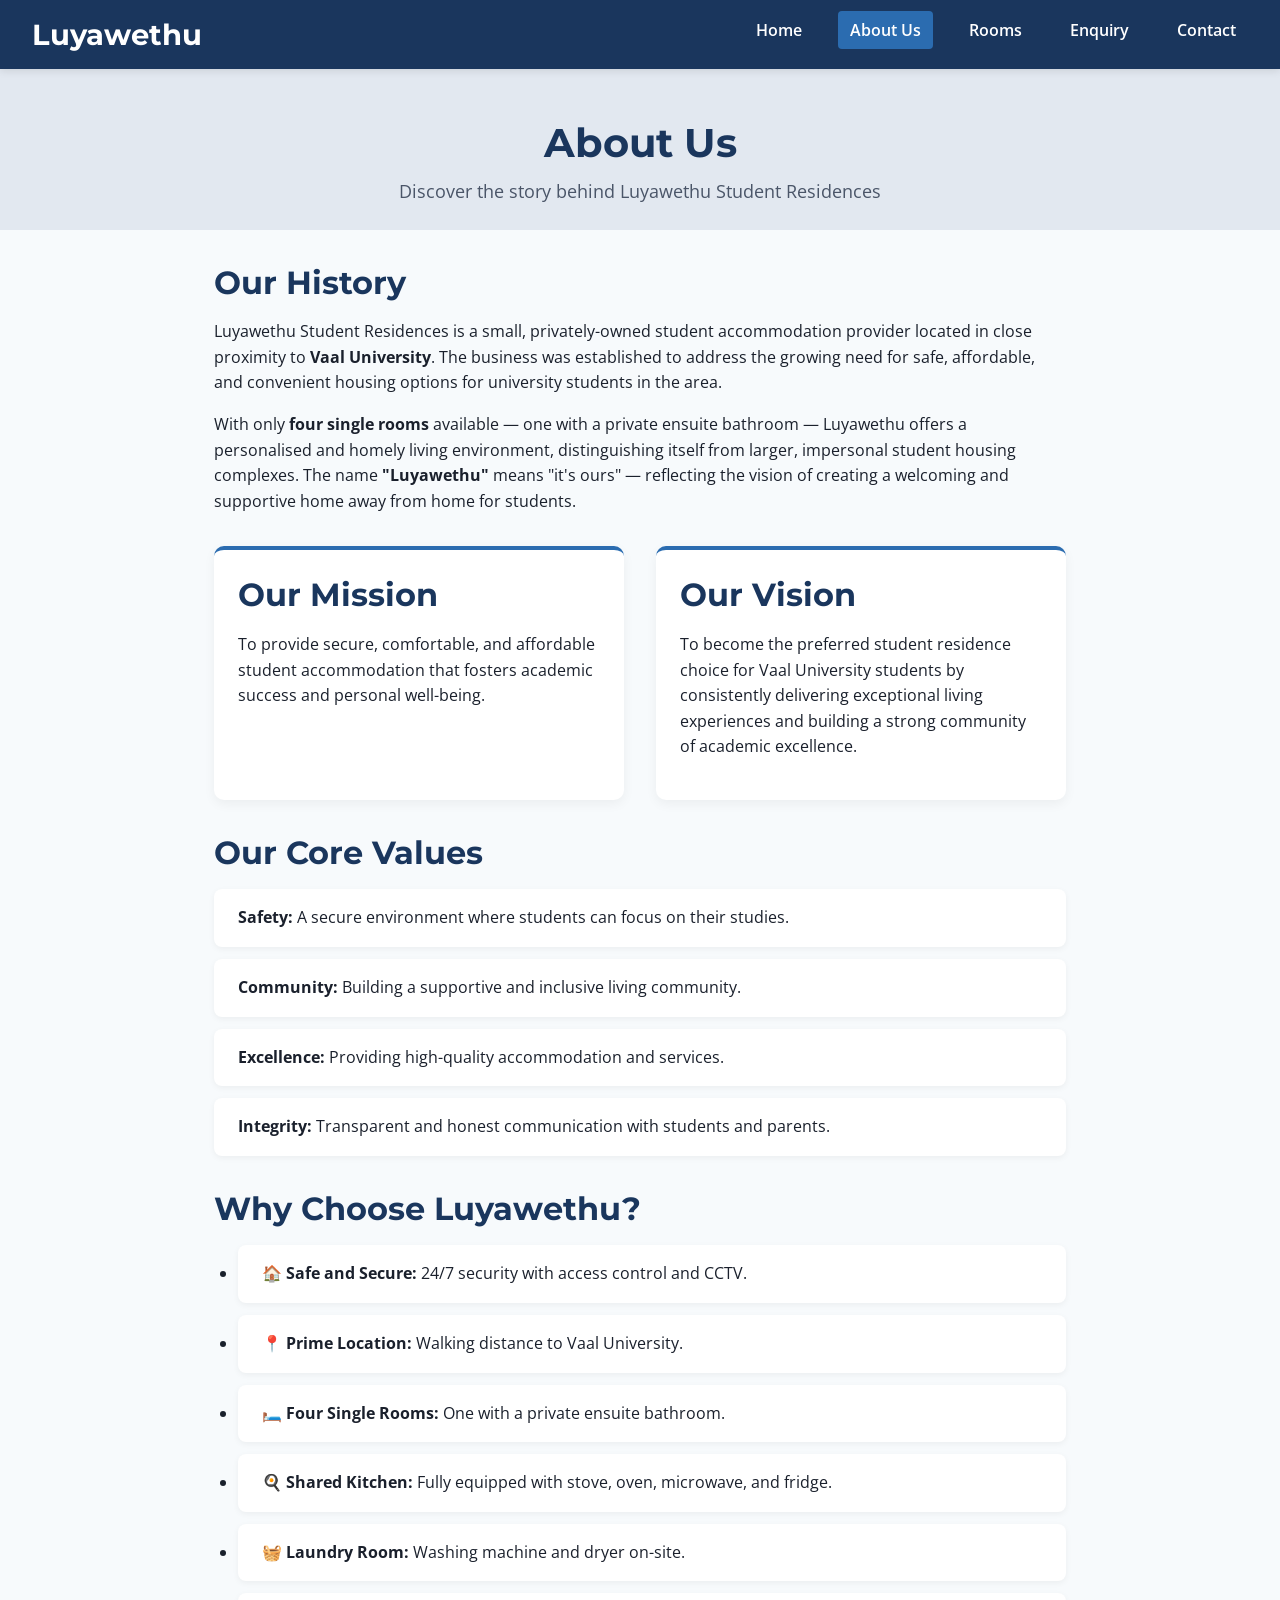
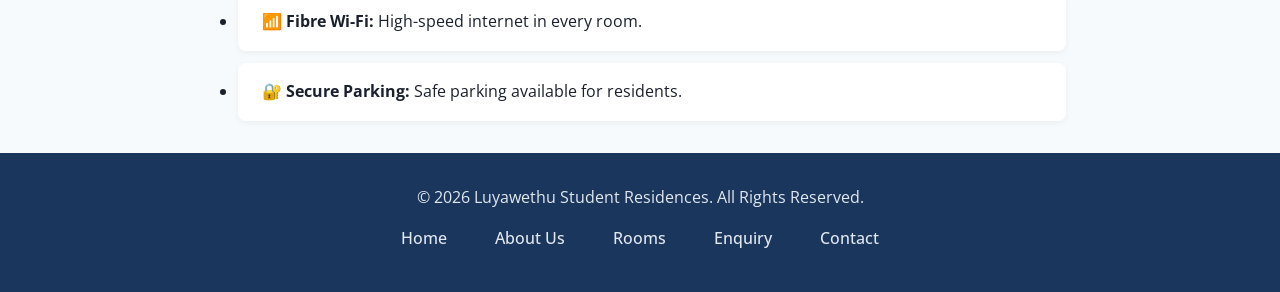
<file: about.html>
<!DOCTYPE html>
<html lang="en">
<head>
    <!-- 
    ======================================================
    FILE: about.html
    AUTHOR: Ongeziwe Dlamini
    STUDENT NUMBER: ST10523153
    DESCRIPTION: About Us page for Luyawethu Student Residences
    ======================================================
    -->
    <meta charset="UTF-8">
    <meta name="viewport" content="width=device-width, initial-scale=1.0">
    <meta name="description" content="Learn about Luyawethu Student Residences - our history, mission, and vision. Affordable single-room accommodation near Vaal University.">
    <title>About Us | Luyawethu Student Residences</title>
    <meta name="description" content="Learn about Luyawethu Student Residences. Our mission is to provide safe, affordable, and comfortable housing for Vaal University students.">
    <meta name="keywords" content="about Luyawethu, student housing mission, Vaal University accommodation">

    <!-- Google Fonts -->
    <link rel="preconnect" href="https://fonts.googleapis.com">
    <link rel="preconnect" href="https://fonts.gstatic.com" crossorigin>
    <link href="https://fonts.googleapis.com/css2?family=Montserrat:wght@400;600;700&family=Open+Sans:wght@400;600&display=swap" rel="stylesheet">

    <!-- Link to external stylesheet -->
    <link rel="stylesheet" href="css/style.css">
</head>
<body>

    <!-- ============================================
    HEADER: Contains logo and navigation menu
    ============================================ -->
    <header>
        <div class="logo">
            <a href="index.html">
                <h1>Luyawethu</h1>
            </a>
        </div>

        <!-- Navigation Menu -->
        <nav>
            <ul>
                <li><a href="index.html">Home</a></li>
                <li><a href="about.html" class="active">About Us</a></li>
                <li><a href="rooms.html">Rooms</a></li>
                <li><a href="enquiry.html">Enquiry</a></li>
                <li><a href="contact.html">Contact</a></li>
            </ul>
        </nav>
    </header>

    <!-- ============================================
    MAIN: Main content area
    ============================================ -->
    <main>

        <!-- Page Header -->
        <section class="page-header">
            <h1>About Us</h1>
            <p>Discover the story behind Luyawethu Student Residences</p>
        </section>

        <!-- History Section -->
        <section class="history">
            <h2>Our History</h2>
            <p>
                Luyawethu Student Residences is a small, privately-owned student accommodation 
                provider located in close proximity to <strong>Vaal University</strong>. The 
                business was established to address the growing need for safe, affordable, and 
                convenient housing options for university students in the area.
            </p>
            <p>
                With only <strong>four single rooms</strong> available — one with a private 
                ensuite bathroom — Luyawethu offers a personalised and homely living environment, 
                distinguishing itself from larger, impersonal student housing complexes. The name 
                <strong>"Luyawethu"</strong> means "it's ours" — reflecting the vision of creating 
                a welcoming and supportive home away from home for students.
            </p>
        </section>

        <!-- Mission and Vision Section -->
        <section class="mission-vision">
            <div class="mission">
                <h2>Our Mission</h2>
                <p>
                    To provide secure, comfortable, and affordable student accommodation that fosters 
                    academic success and personal well-being.
                </p>
            </div>
            <div class="vision">
                <h2>Our Vision</h2>
                <p>
                    To become the preferred student residence choice for Vaal University students by 
                    consistently delivering exceptional living experiences and building a strong community 
                    of academic excellence.
                </p>
            </div>
        </section>

        <!-- Values Section -->
        <section class="values">
            <h2>Our Core Values</h2>
            <ul>
                <li><strong>Safety:</strong> A secure environment where students can focus on their studies.</li>
                <li><strong>Community:</strong> Building a supportive and inclusive living community.</li>
                <li><strong>Excellence:</strong> Providing high-quality accommodation and services.</li>
                <li><strong>Integrity:</strong> Transparent and honest communication with students and parents.</li>
            </ul>
        </section>

        <!-- Why Us Section -->
        <section class="why-us">
            <h2>Why Choose Luyawethu?</h2>
            <ul>
                <li>🏠 <strong>Safe and Secure:</strong> 24/7 security with access control and CCTV.</li>
                <li>📍 <strong>Prime Location:</strong> Walking distance to Vaal University.</li>
                <li>🛏️ <strong>Four Single Rooms:</strong> One with a private ensuite bathroom.</li>
                <li>🍳 <strong>Shared Kitchen:</strong> Fully equipped with stove, oven, microwave, and fridge.</li>
                <li>🧺 <strong>Laundry Room:</strong> Washing machine and dryer on-site.</li>
                <li>📶 <strong>Fibre Wi-Fi:</strong> High-speed internet in every room.</li>
                <li>🔐 <strong>Secure Parking:</strong> Safe parking available for residents.</li>
            </ul>
        </section>

    </main>

    <!-- ============================================
    FOOTER: Copyright and footer links
    ============================================ -->
    <footer>
        <p>&copy; 2026 Luyawethu Student Residences. All Rights Reserved.</p>
        <nav>
            <ul>
                <li><a href="index.html">Home</a></li>
                <li><a href="about.html">About Us</a></li>
                <li><a href="rooms.html">Rooms</a></li>
                <li><a href="enquiry.html">Enquiry</a></li>
                <li><a href="contact.html">Contact</a></li>
            </ul>
        </nav>
    </footer>

    <!-- Link to external JavaScript file -->
    <script src="js/script.js"></script>

</body>
</html>
</file>
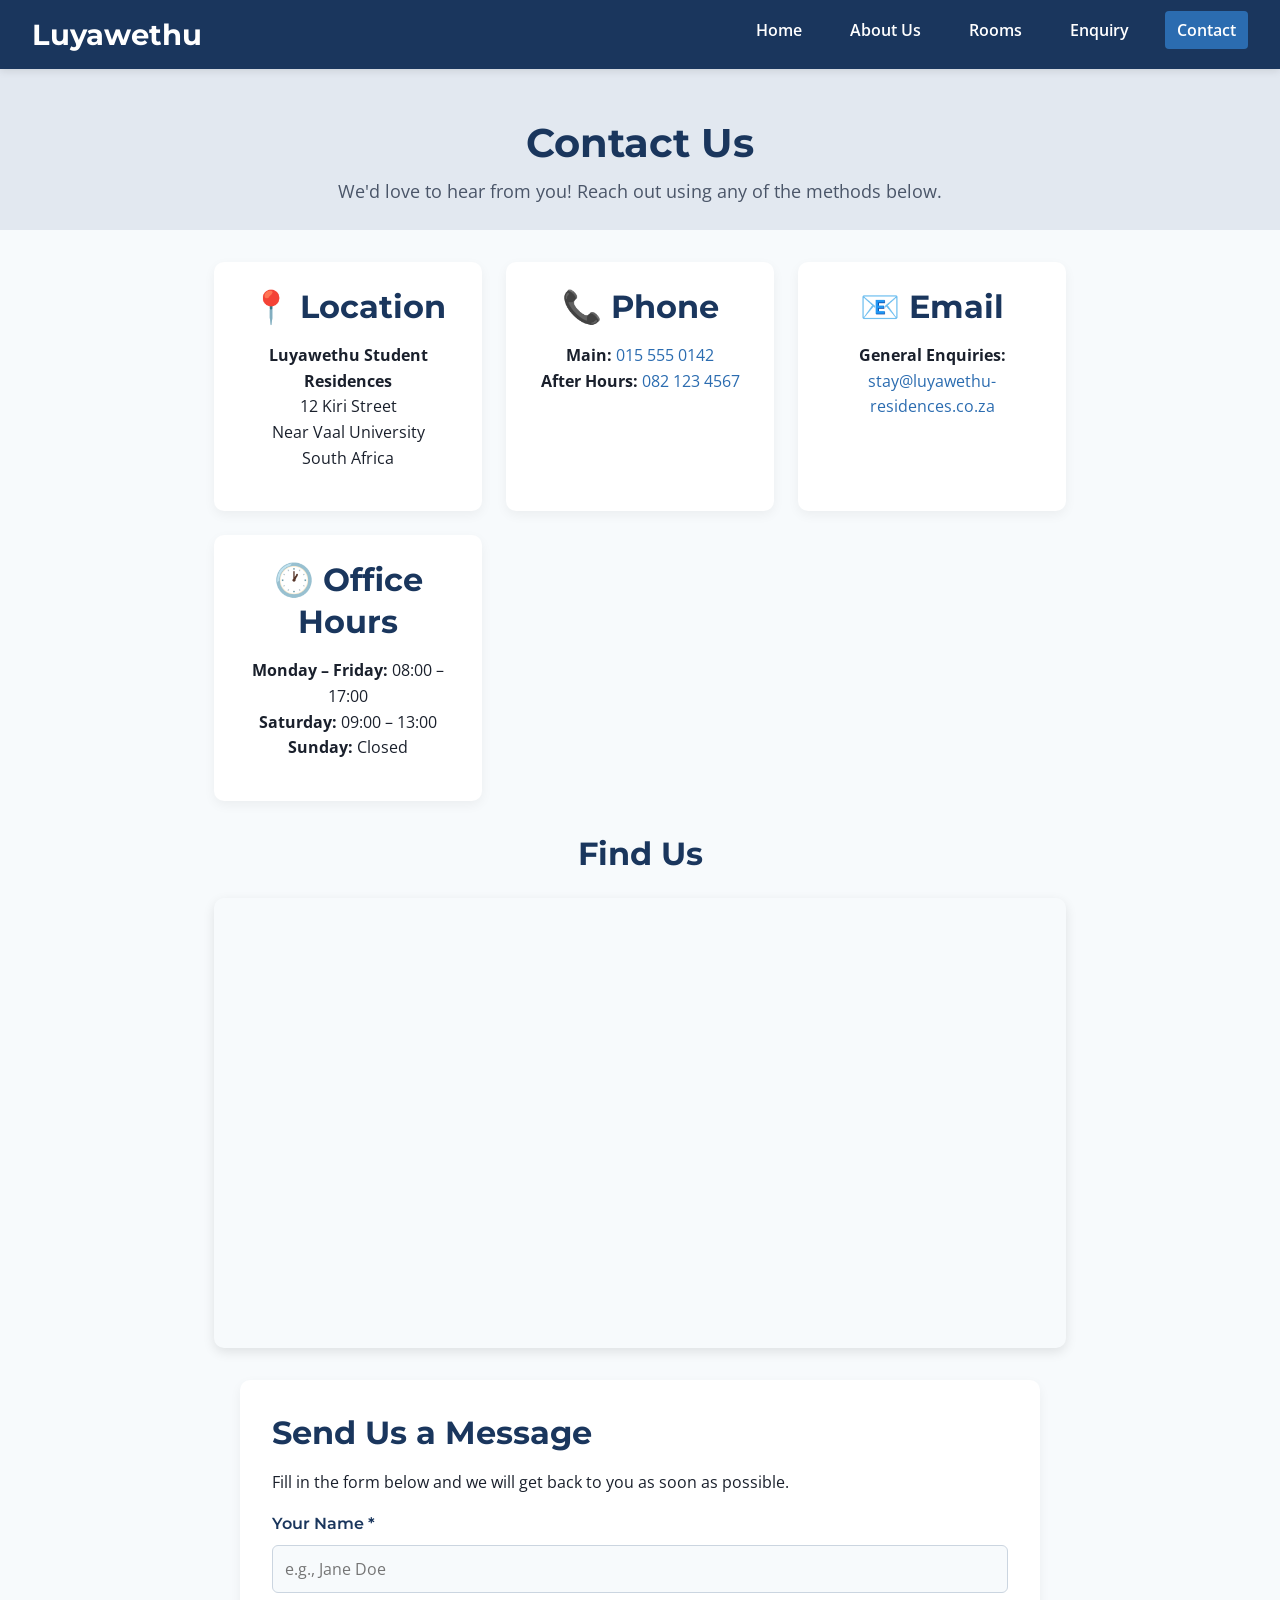
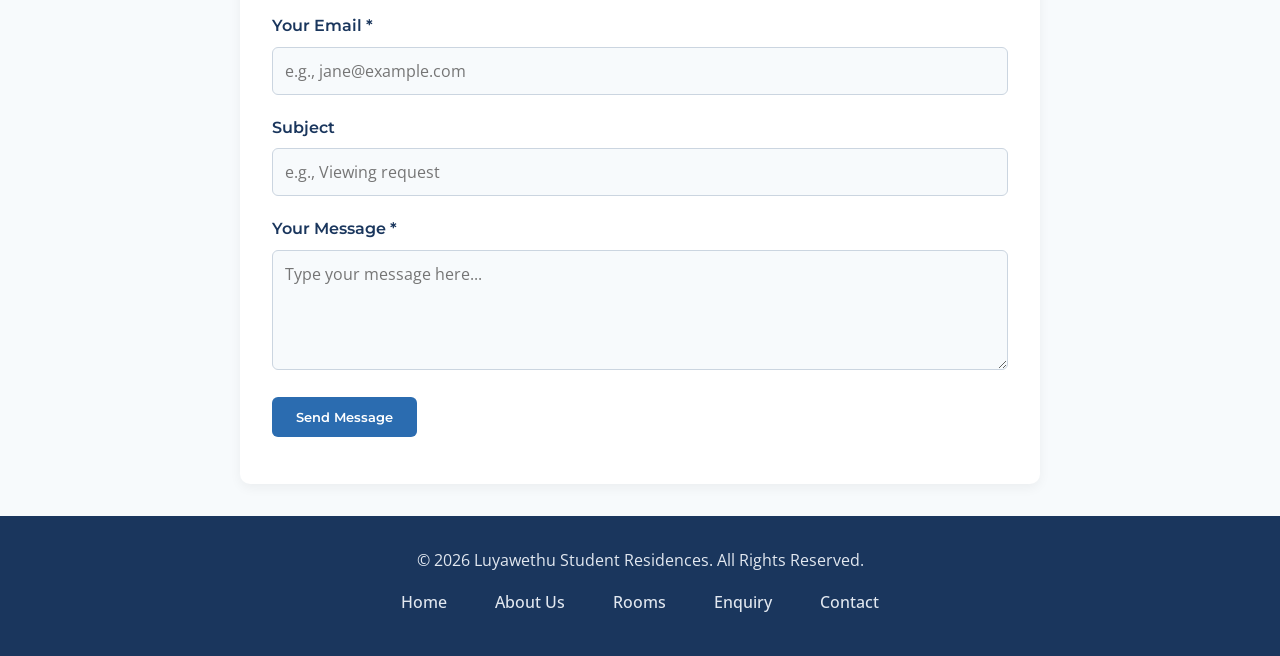
<file: contact.html>
<!DOCTYPE html>
<html lang="en">
<head>
    <!-- 
    ======================================================
    FILE: contact.html
    AUTHOR: Ongeziwe Dlamini
    STUDENT NUMBER: ST10523153
    DESCRIPTION: Contact page for Luyawethu Student Residences
    ======================================================
    -->
    <meta charset="UTF-8">
    <meta name="viewport" content="width=device-width, initial-scale=1.0">
    <meta name="description" content="Contact Luyawethu Student Residences for accommodation enquiries and viewings near Vaal University.">
    <title>Contact Us | Luyawethu Student Residences</title>
    <meta name="description" content="Get in touch with Luyawethu Student Residences. Find our address, phone number, email, and Google Map location near Vaal University.">
    <meta name="keywords" content="contact Luyawethu, student housing address, Vaal University accommodation contact">

    <!-- Google Fonts -->
    <link rel="preconnect" href="https://fonts.googleapis.com">
    <link rel="preconnect" href="https://fonts.gstatic.com" crossorigin>
    <link href="https://fonts.googleapis.com/css2?family=Montserrat:wght@400;600;700&family=Open+Sans:wght@400;600&display=swap" rel="stylesheet">

    <!-- Link to external stylesheet -->
    <link rel="stylesheet" href="css/style.css">
</head>
<body>

    <!-- ============================================
    HEADER: Contains logo and navigation menu
    ============================================ -->
    <header>
        <div class="logo">
            <a href="index.html">
                <h1>Luyawethu</h1>
            </a>
        </div>

        <!-- Navigation Menu -->
        <nav>
            <ul>
                <li><a href="index.html">Home</a></li>
                <li><a href="about.html">About Us</a></li>
                <li><a href="rooms.html">Rooms</a></li>
                <li><a href="enquiry.html">Enquiry</a></li>
                <li><a href="contact.html" class="active">Contact</a></li>
            </ul>
        </nav>
    </header>

    <!-- ============================================
    MAIN: Main content area
    ============================================ -->
    <main>

        <!-- Page Header -->
        <section class="page-header">
            <h1>Contact Us</h1>
            <p>We'd love to hear from you! Reach out using any of the methods below.</p>
        </section>

        <!-- Contact Details Section -->
        <section class="contact-details">

            <div class="contact-item">
                <h2>📍 Location</h2>
                <p>
                    <strong>Luyawethu Student Residences</strong><br>
                    12 Kiri Street<br>
                    Near Vaal University<br>
                    South Africa
                </p>
            </div>

            <div class="contact-item">
                <h2>📞 Phone</h2>
                <p>
                    <strong>Main:</strong> <a href="tel:+27155550142">015 555 0142</a><br>
                    <strong>After Hours:</strong> <a href="tel:+27821234567">082 123 4567</a>
                </p>
            </div>

            <div class="contact-item">
                <h2>📧 Email</h2>
                <p>
                    <strong>General Enquiries:</strong><br>
                    <a href="mailto:stay@luyawethu-residences.co.za">stay@luyawethu-residences.co.za</a>
                </p>
            </div>

            <div class="contact-item">
                <h2>🕐 Office Hours</h2>
                <p>
                    <strong>Monday – Friday:</strong> 08:00 – 17:00<br>
                    <strong>Saturday:</strong> 09:00 – 13:00<br>
                    <strong>Sunday:</strong> Closed
                </p>
            </div>

        </section>

        <!-- Google Maps Section -->
        <section class="map-section">
            <h2>Find Us</h2>
            <div class="map-container">
                <iframe 
                    src="https://www.google.com/maps/embed?pb=!1m18!1m12!1m3!1d3581.2464487282677!2d28.0183127!3d-26.1760076!2m3!1f0!2f0!3f0!3m2!1i1024!2i768!4f13.1!3m3!1m2!1s0x1e950b2c5e04b87b%3A0x8fdb34c0cfb5f5e1!2sVaal%20University%20of%20Technology!5e0!3m2!1sen!2sza!4v1700000000000" 
                    width="100%" 
                    height="450" 
                    style="border:0;" 
                    allowfullscreen="" 
                    loading="lazy" 
                    referrerpolicy="no-referrer-when-downgrade"
                    title="Map showing Luyawethu Student Residences near Vaal University">
                </iframe>
            </div>
        </section>

                <!-- Quick Message Section -->
        <section class="quick-contact-form">
            <h2>Send Us a Message</h2>
            <p>Fill in the form below and we will get back to you as soon as possible.</p>
            
            <form action="#" method="POST" id="contactForm">
                <div class="form-group">
                    <label for="contactName">Your Name *</label>
                    <input type="text" id="contactName" name="name" placeholder="e.g., Jane Doe" required>
                </div>

                <div class="form-group">
                    <label for="contactEmail">Your Email *</label>
                    <input type="email" id="contactEmail" name="email" placeholder="e.g., jane@example.com" required>
                </div>

                <div class="form-group">
                    <label for="contactSubject">Subject</label>
                    <input type="text" id="contactSubject" name="subject" placeholder="e.g., Viewing request">
                </div>

                <div class="form-group">
                    <label for="contactMessage">Your Message *</label>
                    <textarea id="contactMessage" name="message" rows="4" placeholder="Type your message here..." required></textarea>
                </div>

                <button type="submit" class="btn btn-primary">Send Message</button>
                
                <!-- Message container for JavaScript validation -->
                <div id="contactMessageStatus" style="margin-top: 15px; font-weight: bold; text-align: center;"></div>
            </form>
        </section>

    </main>

    <!-- ============================================
    FOOTER: Copyright and footer links
    ============================================ -->
    <footer>
        <p>&copy; 2026 Luyawethu Student Residences. All Rights Reserved.</p>
        <nav>
            <ul>
                <li><a href="index.html">Home</a></li>
                <li><a href="about.html">About Us</a></li>
                <li><a href="rooms.html">Rooms</a></li>
                <li><a href="enquiry.html">Enquiry</a></li>
                <li><a href="contact.html">Contact</a></li>
            </ul>
        </nav>
    </footer>

    <!-- Link to external JavaScript file -->
    <script src="js/script.js"></script>

</body>
</html>
</file>
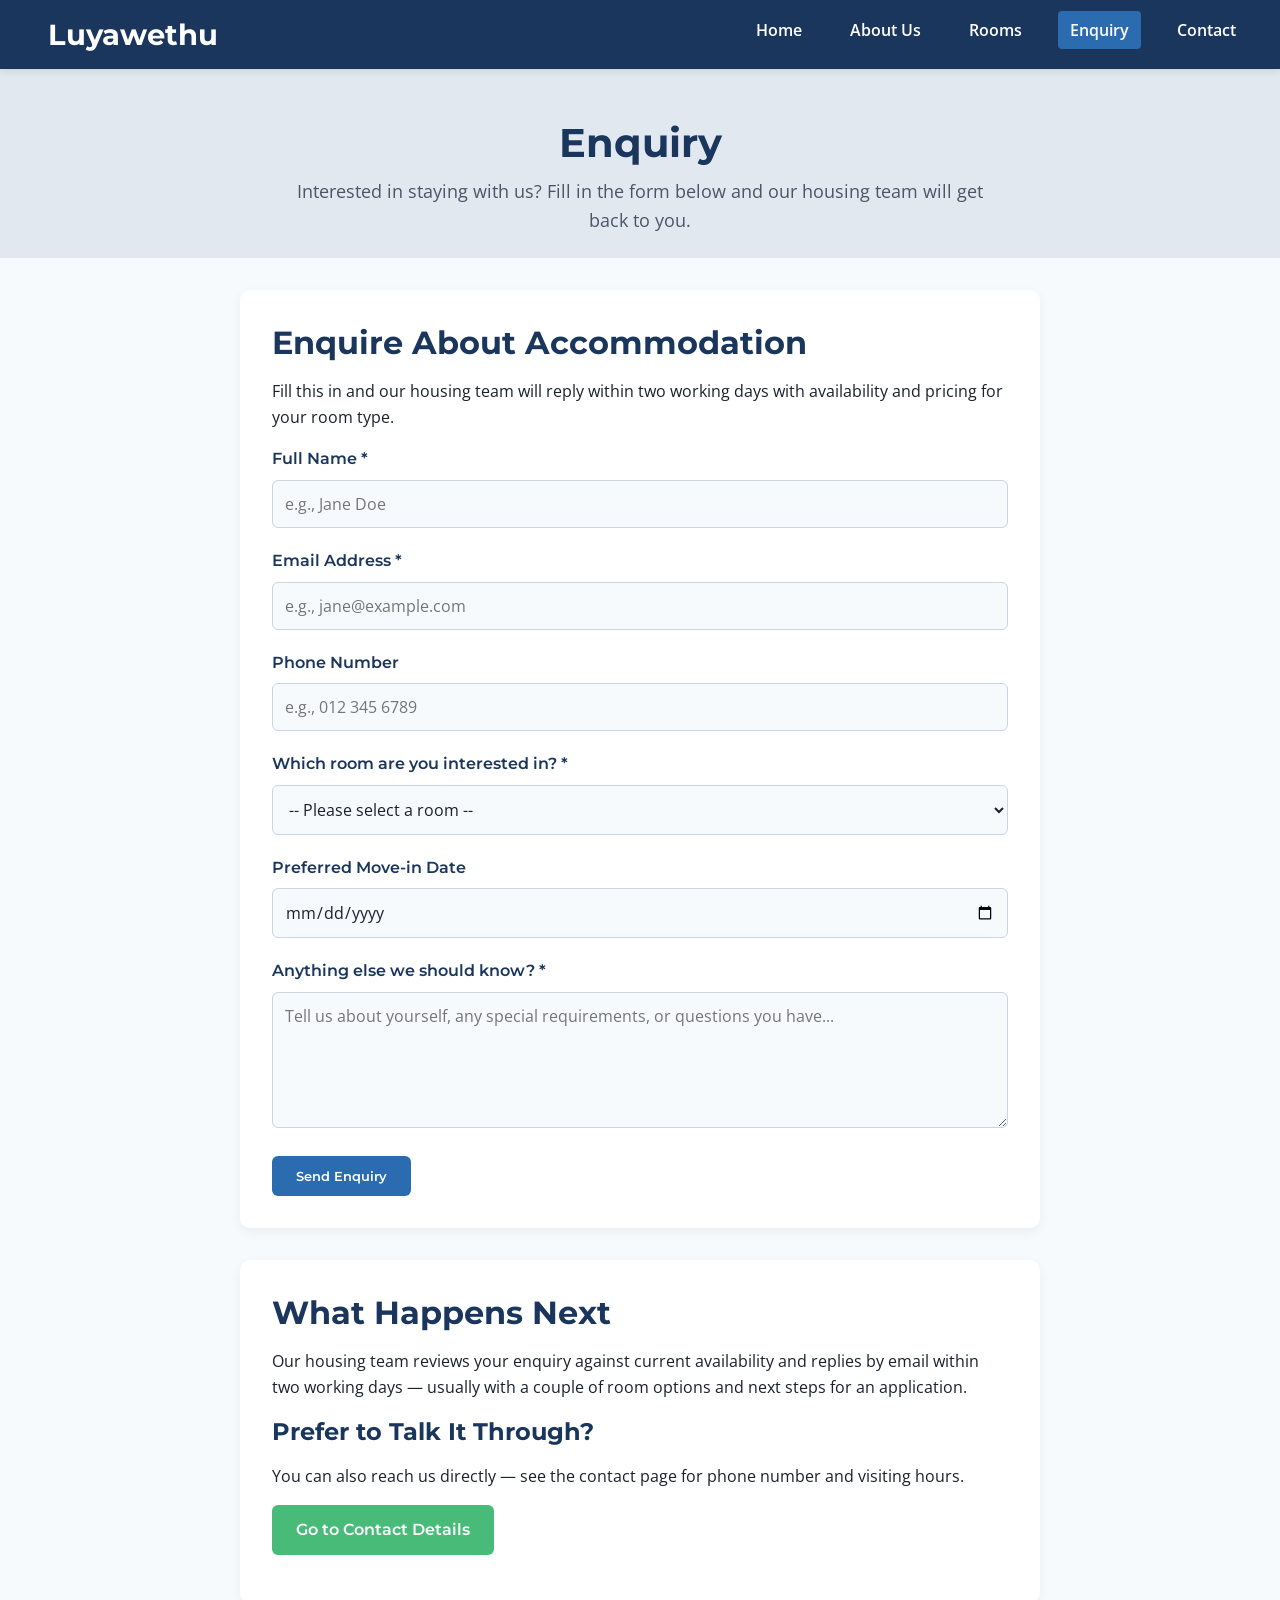
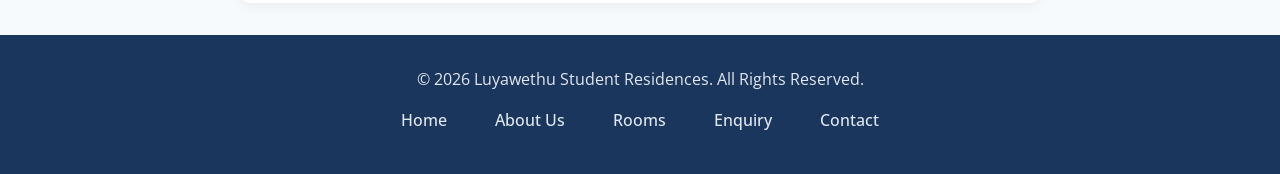
<file: enquiry.html>
<!DOCTYPE html>
<html lang="en">
<head>
    <!-- 
    ======================================================
    FILE: enquiry.html
    AUTHOR: Ongeziwe Dlamini
    STUDENT NUMBER: ST10523153
    DESCRIPTION: Enquiry page for Luyawethu Student Residences
    ======================================================
    -->
    <meta charset="UTF-8">
    <meta name="viewport" content="width=device-width, initial-scale=1.0">
    <meta name="description" content="Enquire about room availability at Luyawethu Student Residences. Four single rooms near Vaal University.">
    <title>Enquire About a Room | Luyawethu Student Residences</title>
    <meta name="description" content="Interested in staying at Luyawethu? Fill out our enquiry form to check room availability, pricing, and schedule a viewing near Vaal University.">
    <meta name="keywords" content="student room enquiry, book student accommodation, Vaal University housing application">

    <!-- Google Fonts: Montserrat (headings) and Open Sans (body) -->
    <link rel="preconnect" href="https://fonts.googleapis.com">
    <link rel="preconnect" href="https://fonts.gstatic.com" crossorigin>
    <link href="https://fonts.googleapis.com/css2?family=Montserrat:wght@400;600;700&family=Open+Sans:wght@400;600&display=swap" rel="stylesheet">

    <!-- Link to external stylesheet -->
    <link rel="stylesheet" href="css/style.css">
</head>
<body>

    <!-- ============================================
    HEADER: Contains logo and navigation menu
    ============================================ -->
    <header>
        <div class="logo">
            <a href="index.html">
            </a>
            <h1>Luyawethu</h1>
        </div>

        <!-- Navigation Menu -->
        <nav>
            <ul>
                <li><a href="index.html">Home</a></li>
                <li><a href="about.html">About Us</a></li>
                <li><a href="rooms.html">Rooms</a></li>
                <li><a href="enquiry.html" class="active">Enquiry</a></li>
                <li><a href="contact.html">Contact</a></li>
            </ul>
        </nav>
    </header>

    <!-- ============================================
    MAIN: Main content area
    ============================================ -->
    <main>

        <!-- Page Header -->
        <section class="page-header">
            <h1>Enquiry</h1>
            <p>Interested in staying with us? Fill in the form below and our housing team will get back to you.</p>
        </section>

        <!-- Enquiry Form Section -->
        <section class="enquiry-form">
            <h2>Enquire About Accommodation</h2>
            <p>Fill this in and our housing team will reply within two working days with availability and pricing for your room type.</p>

            <form action="#" method="POST" id="enquiryForm">

                <!-- Full Name -->
                <div class="form-group">
                    <label for="fullName">Full Name *</label>
                    <input type="text" id="fullName" name="fullName" placeholder="e.g., Jane Doe" required>
                </div>

                <!-- Email Address -->
                <div class="form-group">
                    <label for="email">Email Address *</label>
                    <input type="email" id="email" name="email" placeholder="e.g., jane@example.com" required>
                </div>

                <!-- Phone Number -->
                <div class="form-group">
                    <label for="phone">Phone Number</label>
                    <input type="tel" id="phone" name="phone" placeholder="e.g., 012 345 6789">
                </div>

                <!-- Room Selection -->
                <div class="form-group">
                    <label for="room">Which room are you interested in? *</label>
                    <select id="room" name="room" required>
                        <option value="">-- Please select a room --</option>
                        <option value="Room 1 - Ensuite">Room 1 — Ensuite (private bathroom)</option>
                        <option value="Room 2 - Single">Room 2 — Single (shared bathroom)</option>
                        <option value="Room 3 - Single">Room 3 — Single (shared bathroom)</option>
                        <option value="Room 4 - Single">Room 4 — Single (shared bathroom)</option>
                        <option value="Any">Any available room</option>
                    </select>
                </div>

                <!-- Preferred Move-in Date -->
                <div class="form-group">
                    <label for="moveInDate">Preferred Move-in Date</label>
                    <input type="date" id="moveInDate" name="moveInDate">
                </div>

                <!-- Message -->
                <div class="form-group">
                    <label for="message">Anything else we should know? *</label>
                    <textarea id="message" name="message" rows="5" placeholder="Tell us about yourself, any special requirements, or questions you have..." required></textarea>
                </div>

                <!-- Submit Button -->
                <button type="submit" class="btn btn-primary">Send Enquiry</button>
                <form action="#" method="POST" id="enquiryForm"></form>
            </form>
        </section>

        <!-- What Happens Next Section -->
        <section class="alternative-contact">
            <h2>What Happens Next</h2>
            <p>Our housing team reviews your enquiry against current availability and replies by email within two working days — usually with a couple of room options and next steps for an application.</p>

            <h3>Prefer to Talk It Through?</h3>
            <p>You can also reach us directly — see the contact page for phone number and visiting hours.</p>
            <p><a href="contact.html" class="btn btn-secondary">Go to Contact Details</a></p>
        </section>

    </main>

    <!-- ============================================
    FOOTER: Copyright and footer links
    ============================================ -->
    <footer>
        <p>&copy; 2026 Luyawethu Student Residences. All Rights Reserved.</p>
        <nav>
            <ul>
                <li><a href="index.html">Home</a></li>
                <li><a href="about.html">About Us</a></li>
                <li><a href="rooms.html">Rooms</a></li>
                <li><a href="enquiry.html">Enquiry</a></li>
                <li><a href="contact.html">Contact</a></li>
            </ul>
        </nav>
    </footer>

    <!-- Link to external JavaScript file -->
    <script src="js/script.js"></script>

</body>
</html>
</file>
<file: css/style.css>
/* ============================================================
   FILE: style.css
   AUTHOR: Ongeziwe Dlamini
   STUDENT NUMBER: ST10523153
   DESCRIPTION: Main stylesheet for Luyawethu Student Residences
   PART: 2 - Designing the Visuals (CSS Styling & Responsive Design)
   ============================================================ */

/* ============================================================
   1. CSS RESET
   Removes default browser styling so all browsers look the same.
   The * selector applies this to every element.
   ============================================================ */
* {
    margin: 0;                      /* Removes default outer spacing */
    padding: 0;                     /* Removes default inner spacing */
    box-sizing: border-box;         /* Makes padding part of the element's width */
}

/* Enables smooth scrolling when clicking anchor links */
html {
    scroll-behavior: smooth;
}

/* ============================================================
   2. BASE STYLES
   Default fonts, colours, and spacing for the whole site.
   ============================================================ */
body {
    font-family: 'Open Sans', Arial, Helvetica, sans-serif;  /* Main font */
    font-size: 1rem;                /* 1rem = 16px — base size */
    line-height: 1.6;               /* Space between lines of text */
    color: #1A202C;                 /* Dark grey text colour */
    background-color: #F7FAFC;      /* Very light grey background */
}

/* All headings use Montserrat for a modern, professional look */
h1, h2, h3, h4, h5, h6 {
    font-family: 'Montserrat', Arial, sans-serif;
    color: #1A365D;                 /* Deep navy blue */
    line-height: 1.3;
    margin-bottom: 1rem;
}

/* Heading sizes */
h1 { font-size: 2.5rem; }
h2 { font-size: 2rem; }
h3 { font-size: 1.5rem; }

/* Paragraph spacing */
p {
    margin-bottom: 1rem;
}

/* Links: colour and smooth transition on hover */
a {
    color: #2B6CB0;                 /* Bright blue */
    text-decoration: none;          /* Remove underline by default */
    transition: color 0.3s ease;
}

a:hover {
    color: #1A365D;                 /* Darker blue on hover */
    text-decoration: underline;
}

/* Lists: indentation and spacing */
ul, ol {
    margin-left: 1.5rem;
    margin-bottom: 1rem;
}

li {
    margin-bottom: 0.5rem;
}

/* Images: responsive by default */
img {
    max-width: 100%;                /* Never overflow the container */
    height: auto;                   /* Keep aspect ratio */
    display: block;
}

/* ============================================================
   3. UTILITY CLASSES
   Reusable classes used throughout the site.
   ============================================================ */

/* Container: centres content and limits max width */
.container {
    max-width: 1200px;
    margin: 0 auto;                 /* Centre horizontally */
    padding: 0 1.5rem;              /* Side padding on small screens */
}

/* Button base styles (shared by all buttons) */
.btn {
    display: inline-block;
    padding: 0.75rem 1.5rem;
    border-radius: 6px;
    font-weight: 600;
    font-family: 'Montserrat', Arial, sans-serif;
    text-align: center;
    cursor: pointer;
    transition: all 0.3s ease;
    text-decoration: none;
    border: none;
}

/* Primary button: blue background */
.btn-primary {
    background-color: #2B6CB0;
    color: #FFFFFF;
}

/* Primary button hover: darker blue with a lift effect */
.btn-primary:hover {
    background-color: #1A365D;
    color: #FFFFFF;
    text-decoration: none;
    transform: translateY(-2px);    /* Lift effect */
    box-shadow: 0 4px 12px rgba(43, 108, 176, 0.3);
}

/* Secondary button: green background */
.btn-secondary {
    background-color: #48BB78;
    color: #FFFFFF;
}

/* Secondary button hover */
.btn-secondary:hover {
    background-color: #2F855A;
    color: #FFFFFF;
    text-decoration: none;
    transform: translateY(-2px);
    box-shadow: 0 4px 12px rgba(72, 187, 120, 0.3);
}

/* Small button size (used inside room cards) */
.btn-small {
    padding: 0.5rem 1rem;
    font-size: 0.875rem;
}

/* ============================================================
   4. HEADER & NAVIGATION
   Uses Flexbox to arrange logo and menu side by side.
   ============================================================ */
header {
    background-color: #1A365D;      /* Deep navy blue */
    color: #FFFFFF;
    padding: 1rem 2rem;
    display: flex;                  /* Flexbox layout */
    justify-content: space-between; /* Logo left, nav right */
    align-items: center;            /* Vertically centred */
    flex-wrap: wrap;                /* Wrap on small screens */
    position: sticky;               /* Sticks to top when scrolling */
    top: 0;
    z-index: 100;                   /* Stays above other content */
    box-shadow: 0 2px 8px rgba(0, 0, 0, 0.1);
}

/* Logo container */
.logo {
    display: flex;
    align-items: center;
    gap: 1rem;
}

/* Logo heading (text logo) */
.logo h1 {
    font-size: 1.8rem;
    font-weight: 700;
    color: #FFFFFF;
    margin-bottom: 0;
}

/* Navigation list: horizontal row */
nav ul {
    display: flex;
    gap: 1.5rem;
    list-style: none;               /* No bullet points */
    margin: 0;
    padding: 0;
}

/* Navigation links */
nav ul li a {
    color: #FFFFFF;
    font-weight: 600;
    padding: 0.5rem 0.75rem;
    border-radius: 4px;
    transition: background-color 0.3s ease;
}

/* Nav link hover and active state */
nav ul li a:hover,
nav ul li a.active {
    background-color: #2B6CB0;
    color: #FFFFFF;
    text-decoration: none;
}

/* ============================================================
   5. HERO SECTION WITH SLIDESHOW
   Shows 3 images that fade automatically every 5 seconds.
   ============================================================ */
.hero {
    position: relative;
    min-height: 500px;
    display: flex;
    align-items: center;
    justify-content: center;
    overflow: hidden;
    text-align: center;
    color: #FFFFFF;
    background: linear-gradient(135deg, #1A365D 0%, #2B6CB0 100%);  /* Fallback */
}

/* Container for slides */
.hero-slideshow {
    position: absolute;
    top: 0;
    left: 0;
    width: 100%;
    height: 100%;
    z-index: 0;
}

/* Each slide: full-size image */
.slide {
    position: absolute;
    top: 0;
    left: 0;
    width: 100%;
    height: 100%;
    object-fit: cover;              /* Crop to fill the container */
    opacity: 0;
    animation: fadeSlide 15s infinite;  /* Loop forever */
}

/* Delays: each slide appears 5 seconds apart */
.slide-1 { animation-delay: 0s; }
.slide-2 { animation-delay: 5s; }
.slide-3 { animation-delay: 10s; }

/* Pictures fill the hero */
.hero-slideshow picture {
    position: absolute;
    top: 0;
    left: 0;
    width: 100%;
    height: 100%;
}

/* Fade animation: 0% → visible → invisible → 100% */
@keyframes fadeSlide {
    0%      { opacity: 0; }
    8%      { opacity: 1; }
    33%     { opacity: 1; }
    41%     { opacity: 0; }
    100%    { opacity: 0; }
}

/* Dark overlay so text stays readable */
.hero::after {
    content: "";
    position: absolute;
    top: 0;
    left: 0;
    width: 100%;
    height: 100%;
    background: rgba(26, 54, 93, 0.65);
    z-index: 1;
}

/* Hero text block */
.hero-text {
    position: relative;
    z-index: 2;
    background: rgba(26, 54, 93, 0.6);
    padding: 2rem 3rem;
    border-radius: 10px;
    max-width: 700px;
    margin: 2rem;
}

/* Hero heading */
.hero-text h1 {
    font-size: 2.8rem;
    color: #FFFFFF;
    margin-bottom: 1rem;
}

/* Hero paragraph */
.hero-text p {
    font-size: 1.15rem;
    margin-bottom: 1.5rem;
    color: #FFFFFF;
}

/* Hero buttons row */
.hero-buttons {
    display: flex;
    gap: 1rem;
    justify-content: center;
    flex-wrap: wrap;
}

/* ============================================================
   6. SECTIONS (general)
   ============================================================ */
section {
    padding: 3rem 1.5rem;
}

.why-choose h2,
.room-preview h2,
.quick-contact h2 {
    text-align: center;
    margin-bottom: 2rem;
}

.why-choose ul {
    list-style: none;
    margin: 0 auto;
    max-width: 600px;
}

.why-choose li {
    background-color: #FFFFFF;
    padding: 1rem 1.5rem;
    margin-bottom: 0.75rem;
    border-radius: 8px;
    box-shadow: 0 2px 6px rgba(0, 0, 0, 0.05);
    font-size: 1.05rem;
}

/* ============================================================
   7. ROOM GRID
   CSS Grid arranges cards in a responsive grid.
   ============================================================ */
.room-grid {
    display: grid;
    grid-template-columns: repeat(auto-fit, minmax(250px, 1fr));
    gap: 1.5rem;
    margin-bottom: 2rem;
}

/* Room card styling */
.room-card {
    background-color: #FFFFFF;
    border-radius: 10px;
    overflow: hidden;
    box-shadow: 0 4px 12px rgba(0, 0, 0, 0.08);
    transition: transform 0.3s ease, box-shadow 0.3s ease;
    text-align: center;
    padding-bottom: 1.5rem;
}

/* Hover effect on room cards */
.room-card:hover {
    transform: translateY(-5px);
    box-shadow: 0 8px 20px rgba(0, 0, 0, 0.15);
}

/* Room card image */
.room-card img {
    width: 100%;
    height: 200px;
    object-fit: cover;
}

.room-card h3 {
    margin-top: 1rem;
    margin-bottom: 0.5rem;
    font-size: 1.25rem;
}

.room-card .price {
    color: #2B6CB0;
    font-weight: 700;
    font-size: 1.1rem;
    margin-bottom: 1rem;
}

.view-all {
    text-align: center;
    margin-top: 1rem;
}

/* ============================================================
   8. QUICK CONTACT SECTION
   ============================================================ */
.quick-contact {
    background-color: #FFFFFF;
    text-align: center;
    border-radius: 10px;
    max-width: 800px;
    margin: 0 auto 3rem auto;
    padding: 2rem;
    box-shadow: 0 4px 12px rgba(0, 0, 0, 0.05);
}

.quick-contact p {
    font-size: 1.05rem;
    margin-bottom: 0.5rem;
}

/* ============================================================
   9. FOOTER
   ============================================================ */
footer {
    background-color: #1A365D;
    color: #FFFFFF;
    padding: 2rem 1.5rem;
    text-align: center;
}

footer p {
    margin-bottom: 1rem;
    color: #E2E8F0;
}

footer nav ul {
    display: flex;
    justify-content: center;
    gap: 1.5rem;
    list-style: none;
    margin: 0;
    padding: 0;
    flex-wrap: wrap;
}

footer nav ul li a {
    color: #E2E8F0;
    font-weight: 500;
}

footer nav ul li a:hover {
    color: #FFFFFF;
    background-color: transparent;
    text-decoration: underline;
}

/* ============================================================
   10. FORMS (Enquiry + Contact)
   ============================================================ */
.enquiry-form,
.quick-contact-form,
.alternative-contact {
    background-color: #FFFFFF;
    max-width: 800px;
    margin: 2rem auto;
    padding: 2rem;
    border-radius: 10px;
    box-shadow: 0 4px 12px rgba(0, 0, 0, 0.05);
}

.form-group {
    margin-bottom: 1.25rem;
}

.form-group label {
    display: block;
    margin-bottom: 0.5rem;
    font-weight: 600;
    font-family: 'Montserrat', Arial, sans-serif;
    color: #1A365D;
}

/* Input, select, and textarea styling */
.form-group input,
.form-group select,
.form-group textarea {
    width: 100%;
    padding: 0.75rem;
    border: 1px solid #CBD5E0;
    border-radius: 6px;
    font-family: 'Open Sans', Arial, sans-serif;
    font-size: 1rem;
    color: #1A202C;
    background-color: #F7FAFC;
    transition: border-color 0.3s ease, box-shadow 0.3s ease;
}

/* Focus state: highlight active input */
.form-group input:focus,
.form-group select:focus,
.form-group textarea:focus {
    outline: none;
    border-color: #2B6CB0;
    box-shadow: 0 0 0 3px rgba(43, 108, 176, 0.15);
    background-color: #FFFFFF;
}

.form-group textarea {
    resize: vertical;
    min-height: 120px;
}

/* ============================================================
   11. PAGE HEADER (About, Rooms, Enquiry, Contact)
   ============================================================ */
.page-header {
    text-align: center;
    padding: 3rem 1.5rem 1.5rem 1.5rem;
    background-color: #E2E8F0;
}

.page-header h1 {
    font-size: 2.5rem;
    margin-bottom: 0.5rem;
}

.page-header p {
    font-size: 1.1rem;
    color: #4A5568;
    max-width: 700px;
    margin: 0 auto;
}

/* ============================================================
   12. ABOUT PAGE
   ============================================================ */
.history,
.mission-vision,
.values,
.why-us {
    max-width: 900px;
    margin: 2rem auto;
    padding: 0 1.5rem;
}

.about-image {
    width: 100%;
    max-height: 350px;
    object-fit: cover;
    border-radius: 10px;
    margin-bottom: 1.5rem;
}

.mission-vision {
    display: grid;
    grid-template-columns: 1fr 1fr;
    gap: 2rem;
}

.mission,
.vision {
    background-color: #FFFFFF;
    padding: 1.5rem;
    border-radius: 10px;
    box-shadow: 0 4px 12px rgba(0, 0, 0, 0.05);
    border-top: 4px solid #2B6CB0;
}

.values ul {
    list-style: none;
    margin-left: 0;
}

.values li,
.why-us li {
    background-color: #FFFFFF;
    padding: 1rem 1.5rem;
    margin-bottom: 0.75rem;
    border-radius: 8px;
    box-shadow: 0 2px 6px rgba(0, 0, 0, 0.05);
}

/* ============================================================
   13. ROOMS PAGE
   ============================================================ */
.room-listings {
    max-width: 1000px;
    margin: 2rem auto;
    padding: 0 1.5rem;
}

/* Room detail: image on left, info on right */
.room-detail {
    display: grid;
    grid-template-columns: 1fr 1fr;
    gap: 2rem;
    background-color: #FFFFFF;
    padding: 1.5rem;
    border-radius: 10px;
    box-shadow: 0 4px 12px rgba(0, 0, 0, 0.05);
    margin-bottom: 2rem;
    align-items: center;
}

.room-detail img {
    width: 100%;
    height: 300px;
    object-fit: cover;
    border-radius: 8px;
}

.room-info h2 {
    margin-bottom: 0.5rem;
}

.room-info ul {
    list-style: none;
    margin-left: 0;
    margin-bottom: 1.5rem;
}

.room-info ul li {
    padding: 0.4rem 0;
    border-bottom: 1px solid #EDF2F7;
}

.amenities {
    max-width: 800px;
    margin: 2rem auto;
    padding: 2rem;
    background-color: #FFFFFF;
    border-radius: 10px;
    box-shadow: 0 4px 12px rgba(0, 0, 0, 0.05);
}

.amenities ul {
    list-style: none;
    margin-left: 0;
}

.amenities li {
    padding: 0.5rem 0;
    border-bottom: 1px solid #EDF2F7;
}

/* ============================================================
   14. CONTACT PAGE
   ============================================================ */
.contact-details {
    max-width: 900px;
    margin: 2rem auto;
    padding: 0 1.5rem;
    display: grid;
    grid-template-columns: repeat(auto-fit, minmax(250px, 1fr));
    gap: 1.5rem;
}

.contact-item {
    background-color: #FFFFFF;
    padding: 1.5rem;
    border-radius: 10px;
    box-shadow: 0 4px 12px rgba(0, 0, 0, 0.05);
    text-align: center;
}

.map-section {
    max-width: 900px;
    margin: 2rem auto;
    padding: 0 1.5rem;
}

.map-section h2 {
    text-align: center;
    margin-bottom: 1.5rem;
}

.map-container {
    border-radius: 10px;
    overflow: hidden;
    box-shadow: 0 4px 12px rgba(0, 0, 0, 0.1);
}

.map-container iframe {
    display: block;
    width: 100%;
    border: 0;
}

/* ============================================================
   15. RESPONSIVE DESIGN — TABLET (max-width: 900px)
   Adjustments for tablets and smaller laptops.
   ============================================================ */
@media (max-width: 900px) {
    header {
        flex-direction: column;     /* Stack logo above nav */
        gap: 1rem;
        padding: 1rem;
    }

    nav ul {
        flex-wrap: wrap;
        justify-content: center;
        gap: 0.75rem;
    }

    .hero-text {
        padding: 1.5rem;
        margin: 1rem;
    }

    .hero-text h1 { font-size: 2rem; }
    .hero-text p { font-size: 1rem; }

    .room-grid {
        grid-template-columns: repeat(2, 1fr);  /* 2 columns */
    }

    .room-detail {
        grid-template-columns: 1fr;             /* Stack image over text */
    }

    .mission-vision {
        grid-template-columns: 1fr;             /* Stack mission/vision */
    }

    .contact-details {
        grid-template-columns: repeat(2, 1fr);
    }
}

/* ============================================================
   16. RESPONSIVE DESIGN — MOBILE (max-width: 600px)
   Adjustments for phones.
   ============================================================ */
@media (max-width: 600px) {
    html {
        font-size: 14px;            /* Shrink all rem-based sizes */
    }

    h1 { font-size: 1.8rem; }
    h2 { font-size: 1.5rem; }
    h3 { font-size: 1.2rem; }

    header { padding: 0.75rem; }
    .logo h1 { font-size: 1.4rem; }

    nav ul {
        flex-direction: column;     /* Stack nav links vertically */
        align-items: center;
        gap: 0.25rem;
    }

    nav ul li a {
        display: block;
        padding: 0.5rem 1rem;
    }

    .hero { min-height: 400px; }

    .hero-text {
        padding: 1.25rem;
        margin: 0.5rem;
    }

    .hero-text h1 { font-size: 1.6rem; }

    .hero-buttons {
        flex-direction: column;
        align-items: stretch;
    }

    .btn { width: 100%; }           /* Full-width buttons */

    .room-grid { grid-template-columns: 1fr; }   /* 1 column */
    .contact-details { grid-template-columns: 1fr; }

    .room-detail img { height: 200px; }

    section { padding: 2rem 1rem; }

    .enquiry-form,
    .quick-contact-form,
    .alternative-contact {
        padding: 1.25rem;
        margin: 1rem auto;
    }

    footer nav ul {
        flex-direction: column;
        gap: 0.5rem;
    }
}

/* ============================================================
   17. RESPONSIVE DESIGN — LARGE DESKTOP (min-width: 1400px)
   ============================================================ */
@media (min-width: 1400px) {
    .container { max-width: 1320px; }
    .hero-text h1 { font-size: 3.2rem; }
    .room-grid { grid-template-columns: repeat(4, 1fr); }
}
/* ============================================================
   18. LIGHTBOX GALLERY
   ============================================================ */
.lightbox {
    display: none; /* Hidden by default */
    position: fixed;
    z-index: 1000;
    left: 0;
    top: 0;
    width: 100%;
    height: 100%;
    background-color: rgba(0, 0, 0, 0.9); /* Dark overlay */
    align-items: center;
    justify-content: center;
}

.lightbox-content {
    max-width: 90%;
    max-height: 85vh;
    border-radius: 8px;
    box-shadow: 0 0 20px rgba(255, 255, 255, 0.2);
    animation: zoomIn 0.3s ease;
}

@keyframes zoomIn {
    from { transform: scale(0.8); opacity: 0; }
    to { transform: scale(1); opacity: 1; }
}

.close-lightbox {
    position: absolute;
    top: 20px;
    right: 40px;
    color: #fff;
    font-size: 50px;
    font-weight: bold;
    cursor: pointer;
    transition: color 0.3s;
}

.close-lightbox:hover {
    color: #2B6CB0;
}
</file>
